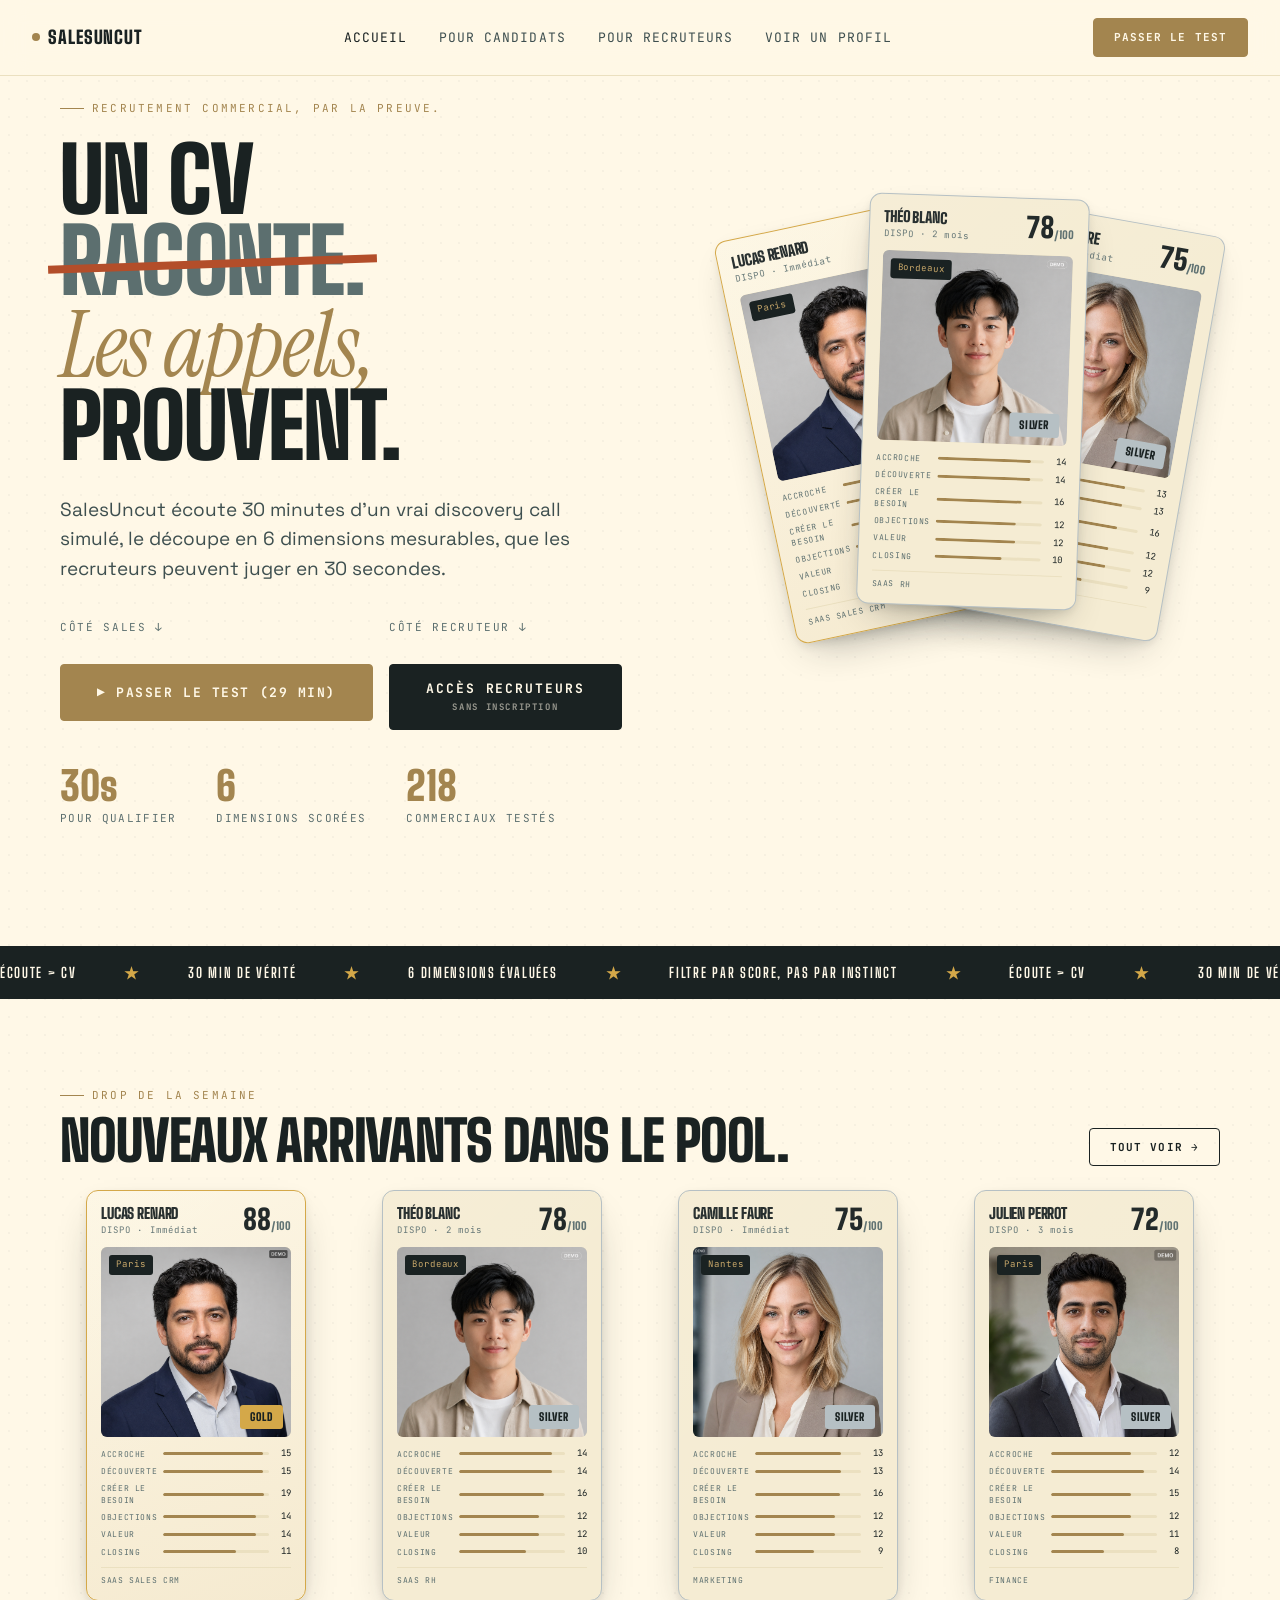
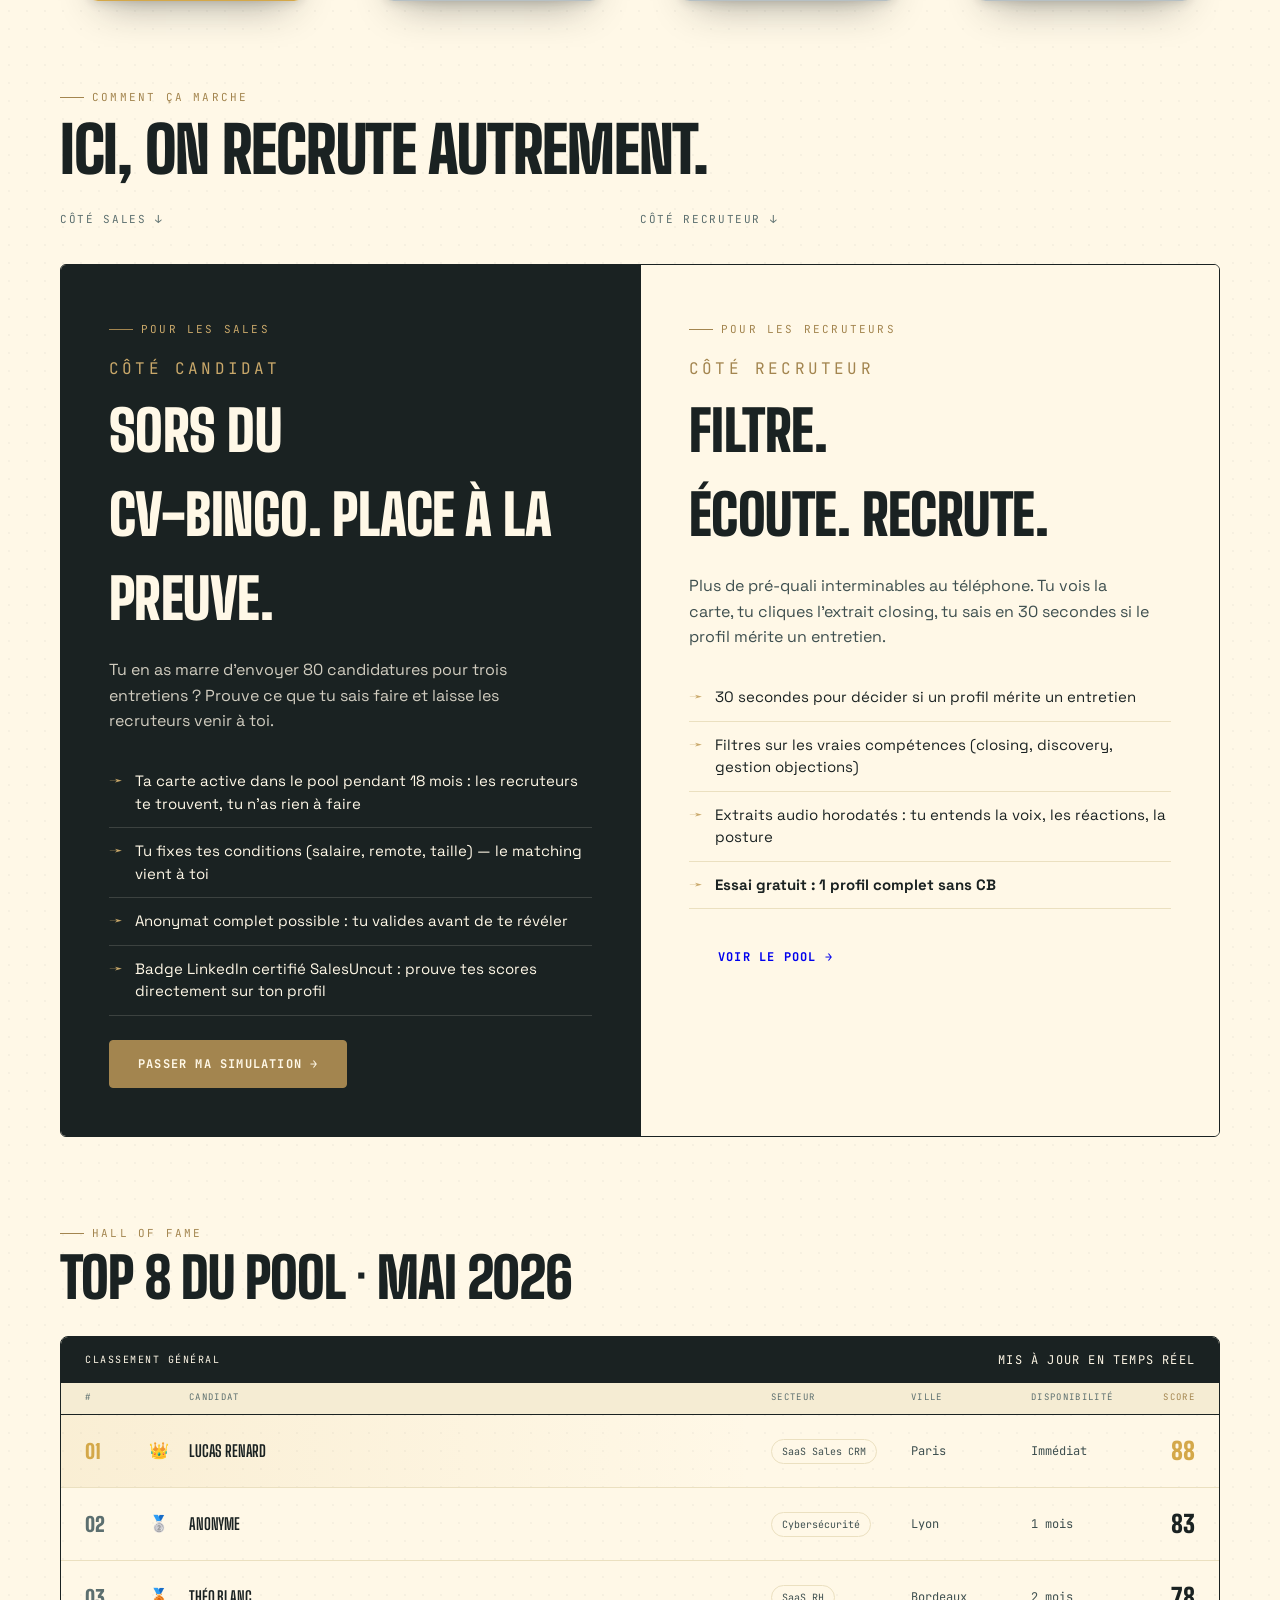
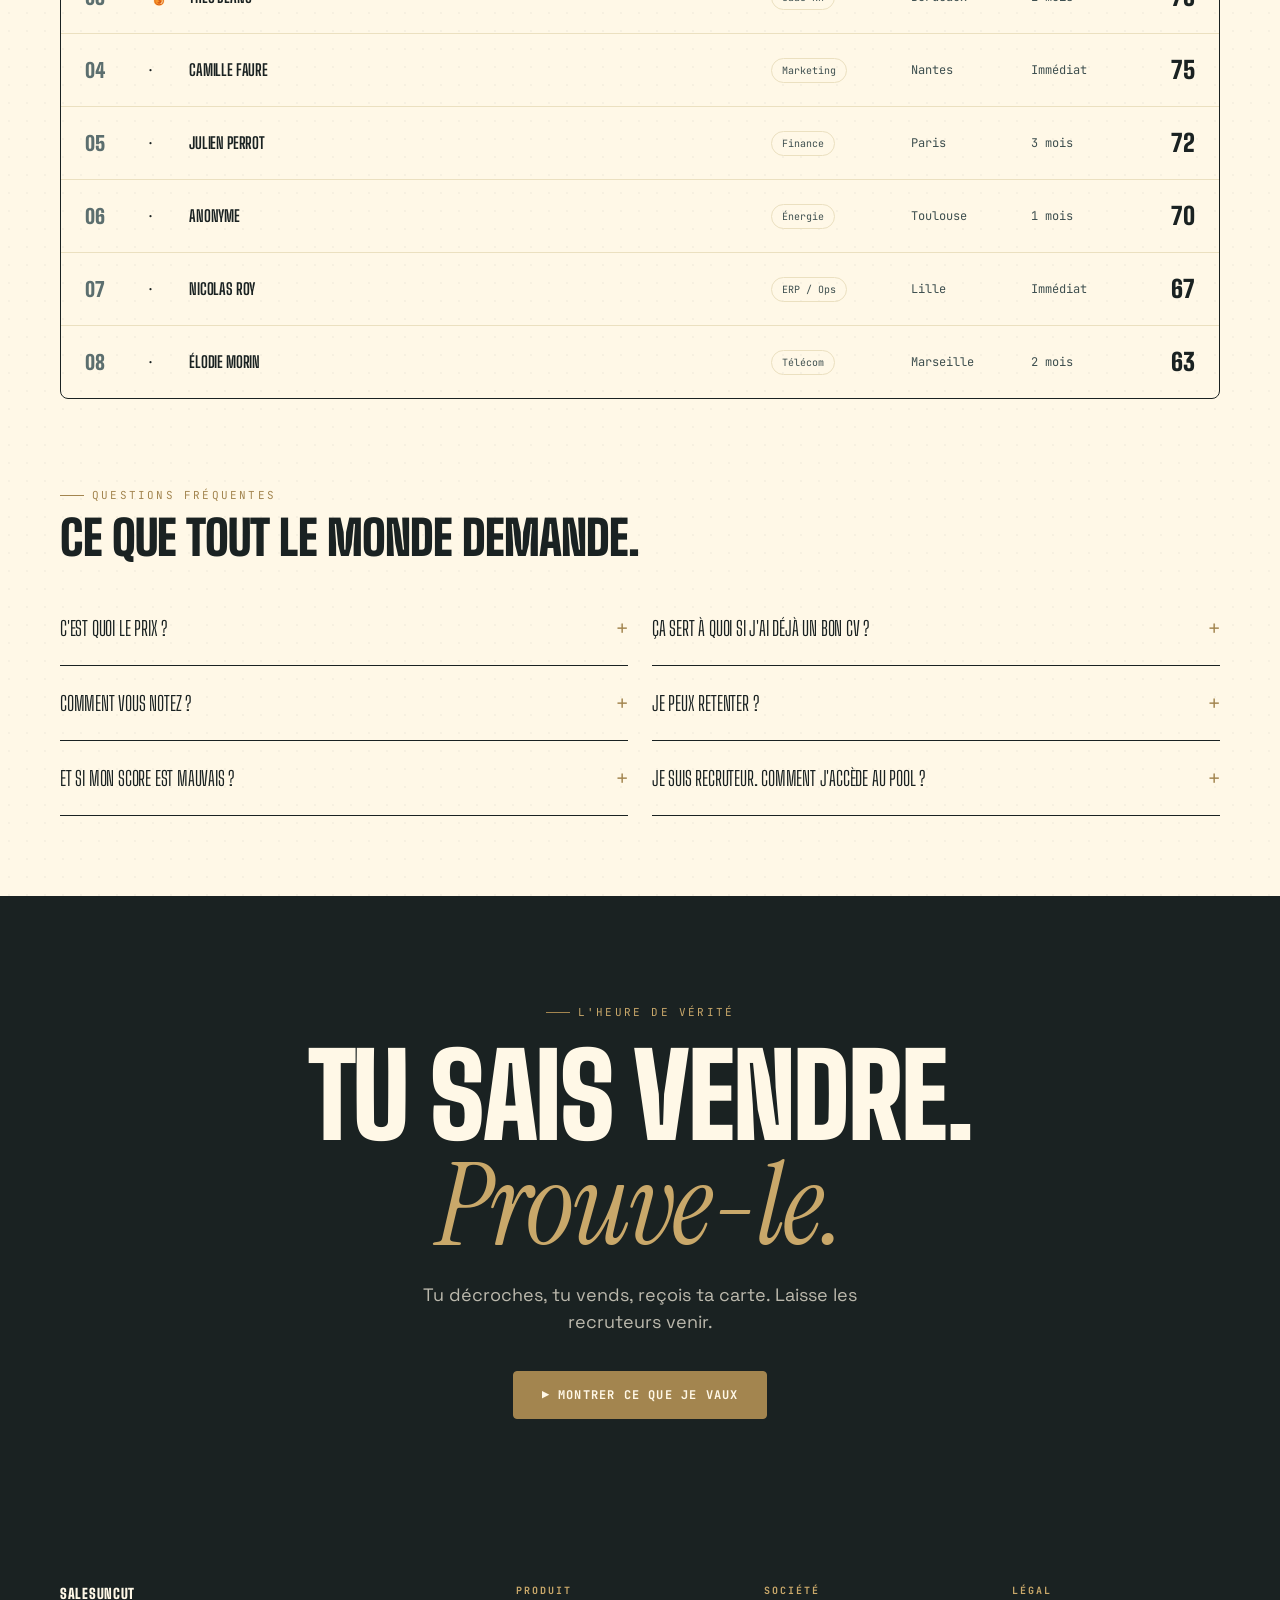
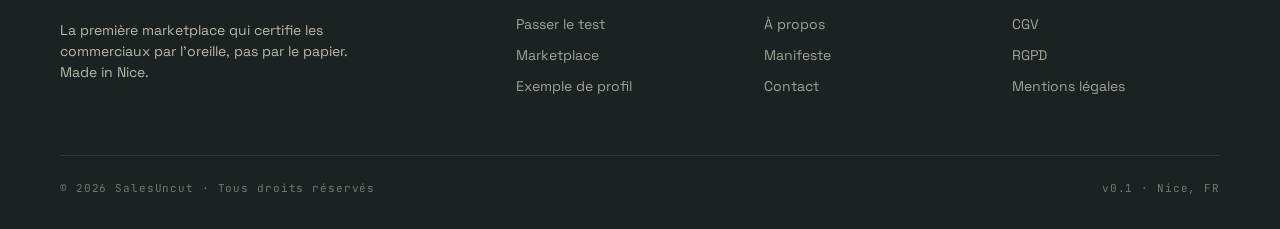
<file: index.html>
<!DOCTYPE html>
<html lang="fr">
<head>
  <meta charset="UTF-8">
  <meta name="viewport" content="width=device-width, initial-scale=1">
  <title>SalesUncut — Recrutement commercial, par la preuve.</title>
  <meta name="description" content="SalesUncut certifie les commerciaux par simulation commerciale réelle. Recrutez sur la preuve, pas sur le CV. 6 dimensions scorées, extraits audio, pool filtrable.">
  <link rel="stylesheet" href="style.css">
  <style>
    /* ---- Hero ---- */
    .hero { position: relative; padding: 16px 0 120px; overflow: hidden; }
    .hero-grid { display: grid; grid-template-columns: 1.1fr 0.9fr; gap: 60px; align-items: flex-start; }
    .hero h1 { font-size: clamp(56px, 7vw, 104px); margin: 24px 0 28px; }
    .hero h1 .gold-word { color: var(--gold-deep); font-family: var(--font-serif); font-style: italic; text-transform: none; font-weight: 400; letter-spacing: -.02em; }
    .hero h1 .strike { position: relative; color: var(--teal-3); }
    .hero h1 .strike::after { content: ''; position: absolute; left: -4%; right: -4%; top: 50%; height: 8px; background: var(--rust); transform: rotate(-2deg); }
    .hero p.lede { font-size: 19px; color: var(--teal-2); max-width: 540px; margin-bottom: 36px; line-height: 1.55; }
    .hero-cta { display: flex; gap: 16px; flex-wrap: nowrap; align-items: flex-start; }
    .hero-cta-item { display: flex; flex-direction: column; gap: 8px; }

    /* ---- Hero CTA buttons ---- */
    .btn-hero-sales {
      display: inline-flex; align-items: center; gap: 10px;
      font-family: var(--font-mono); font-size: 13px; font-weight: 700;
      letter-spacing: .12em; text-transform: uppercase; text-decoration: none;
      padding: 18px 36px; border-radius: 4px; cursor: pointer;
      background: var(--gold-deep); color: var(--cream);
      border: 1.5px solid var(--gold-deep);
      transition: all .2s; white-space: nowrap;
    }
    .btn-hero-sales:hover { background: var(--ink); border-color: var(--ink); }

    .btn-hero-recruteur {
      display: inline-flex; flex-direction: column; align-items: center; justify-content: center;
      font-family: var(--font-mono); font-weight: 700; letter-spacing: .12em;
      text-transform: uppercase; text-decoration: none;
      padding: 14px 36px; border-radius: 4px; cursor: pointer;
      background: var(--ink); color: var(--cream);
      border: 1.5px solid var(--ink);
      transition: all .2s; white-space: nowrap; gap: 3px;
    }
    .btn-hero-recruteur .main-label { font-size: 13px; }
    .btn-hero-recruteur .sub-label { font-size: 9px; letter-spacing: .18em; opacity: .55; }
    .btn-hero-recruteur:hover { background: var(--teal); border-color: var(--teal); }

    .hero-kpi { display: flex; gap: 40px; flex-wrap: wrap; margin-top: 36px; }
    .hero-kpi .kpi-num { font-family: var(--font-display); font-size: 40px; font-weight: 900; color: var(--gold-deep); line-height: 1; }
    .hero-kpi .kpi-lbl { font-family: var(--font-mono); font-size: 11px; letter-spacing: .12em; text-transform: uppercase; color: var(--teal-3); margin-top: 4px; }

    /* ---- Hero card stack ---- */
    .hero-stage { position: relative; aspect-ratio: 0.8; perspective: 1400px; overflow: visible; }
    .hero-card-stack { position: absolute; inset: 0; display: flex; align-items: center; justify-content: center; }
    .hero-card-stack .tcard { position: absolute; transition: transform .7s cubic-bezier(.22,1,.36,1); }
    .hero-card-stack .tcard:nth-child(1) { transform: translateX(-110px) translateY(20px) rotate(-12deg); z-index: 1; }
    .hero-card-stack .tcard:nth-child(2) { transform: translateY(0) rotate(2deg); z-index: 3; }
    .hero-card-stack .tcard:nth-child(3) { transform: translateX(110px) translateY(20px) rotate(10deg); z-index: 2; }
    .hero-stage:hover .tcard:nth-child(1) { transform: translateX(-190px) translateY(0) rotate(-18deg); }
    .hero-stage:hover .tcard:nth-child(2) { transform: translateY(-12px) rotate(0) scale(1.04); z-index: 4; }
    .hero-stage:hover .tcard:nth-child(3) { transform: translateX(190px) translateY(0) rotate(16deg); }

    /* ---- Two-col candidat / recruteur ---- */
    .two-col { display: grid; grid-template-columns: 1fr 1fr; gap: 0; border: 1.5px solid var(--ink); border-radius: 6px; overflow: hidden; }
    .col { padding: 48px; position: relative; min-height: 460px; }
    .col-candidat { background: var(--ink); color: var(--cream); }
    .col-recruteur { background: var(--cream); color: var(--ink); border-left: 1.5px solid var(--ink); }
    .col h2 { font-size: 56px; margin: 20px 0 16px; }
    .col h2 small { display: block; font-size: 16px; font-family: var(--font-mono); letter-spacing: .2em; font-weight: 400; margin-bottom: 8px; }
    .col-candidat h2 small { color: var(--gold); }
    .col-recruteur h2 small { color: var(--gold-deep); }
    .col p { font-size: 16px; line-height: 1.6; max-width: 460px; margin-bottom: 12px; }
    .col-candidat p { color: rgba(255,248,231,.8); }
    .col-recruteur p { color: var(--teal-2); }
    .col ul { list-style: none; margin: 24px 0; }
    .col ul li { padding: 12px 0; border-bottom: 1px solid rgba(255,248,231,.15); display: flex; gap: 12px; align-items: flex-start; font-size: 15px; }
    .col-recruteur ul li { border-bottom-color: var(--cream-3); }
    .col ul li::before { content: '→'; font-family: var(--font-display); color: var(--gold); flex-shrink: 0; }

    /* ---- Two-col hints row ---- */
    .two-col-hints { display: grid; grid-template-columns: 1fr 1fr; gap: 0; margin-bottom: 16px; }

    /* ---- Leaderboard sub-header ---- */
    .lb-cols {
      display: grid;
      grid-template-columns: 64px 40px 1fr 140px 120px 100px 64px;
      padding: 8px 24px 10px;
      border-bottom: 1.5px solid var(--ink);
      background: var(--cream-2);
    }
    .lb-cols span {
      font-family: var(--font-mono);
      font-size: 9px;
      letter-spacing: .15em;
      text-transform: uppercase;
      color: var(--teal-3);
    }
    .lb-cols span.score-col { text-align: right; color: var(--gold-deep); }

    /* ---- FAQ ---- */
    .faq { display: grid; grid-template-columns: 1fr 1fr; gap: 0 24px; }
    .faq details { border-bottom: 1px solid var(--ink); padding: 16px 0; }
    .faq summary { cursor: pointer; font-family: var(--font-display); font-size: 20px; text-transform: uppercase; letter-spacing: -.01em; list-style: none; display: flex; justify-content: space-between; align-items: center; }
    .faq summary::after { content: '+'; font-size: 28px; color: var(--gold-deep); }
    .faq details[open] summary::after { content: '−'; }
    .faq p { margin-top: 12px; color: var(--teal-2); font-size: 15px; line-height: 1.55; }

    @media (max-width: 1100px) {
      .lb-cols { grid-template-columns: 48px 36px 1fr 120px 0 0 56px; }
      .lb-cols span:nth-child(5), .lb-cols span:nth-child(6) { display: none; }
    }
    @media (max-width: 900px) {
      .hero-grid, .two-col, .faq { grid-template-columns: 1fr; }
      .col-recruteur { border-left: none; border-top: 1.5px solid var(--ink); }
      .hero-stage { display: none; }
      .hero-cta { flex-wrap: wrap; }
      .two-col-hints { grid-template-columns: 1fr; }
      .lb-cols { grid-template-columns: 40px 32px 1fr 56px; }
      .lb-cols span:nth-child(4), .lb-cols span:nth-child(5), .lb-cols span:nth-child(6) { display: none; }
    }
  </style>
</head>
<body class="page-enter">

  <!-- NAV -->
  <nav class="nav">
    <a class="nav-logo" href="index.html"><span class="dot"></span>SalesUncut</a>
    <div class="nav-links">
      <a href="index.html">Accueil</a>
      <a href="candidat.html">Pour candidats</a>
      <a href="marketplace.html">Pour recruteurs</a>
      <a href="profil.html?id=c001">Voir un profil</a>
    </div>
    <a href="candidat.html" class="btn sm gold">Passer le test</a>
  </nav>

  <!-- HERO -->
  <section class="hero">
    <div class="container">
      <div class="hero-grid">

        <div>
          <span class="eyebrow">Recrutement commercial, par la preuve.</span>
          <h1>
            UN CV<br>
            <span class="strike">RACONTE.</span><br>
            <span class="gold-word">Les appels,</span><br>
            PROUVENT.
          </h1>
          <p class="lede">
            SalesUncut écoute 30 minutes d'un vrai discovery call simulé, le découpe en 6 dimensions mesurables, que les recruteurs peuvent juger en 30 secondes.
          </p>
          <div class="hero-cta">
            <div class="hero-cta-item">
              <p class="hero-nav-hint">Côté sales ↓</p>
              <a href="candidat.html" class="btn-hero-sales">▶ Passer le test (29 min)</a>
            </div>
            <div class="hero-cta-item">
              <p class="hero-nav-hint">Côté recruteur ↓</p>
              <a href="marketplace.html" class="btn-hero-recruteur">
                <span class="main-label">Accès recruteurs</span>
                <span class="sub-label">Sans inscription</span>
              </a>
            </div>
          </div>
          <div class="hero-kpi">
            <div><div class="kpi-num">30s</div><div class="kpi-lbl">Pour qualifier</div></div>
            <div><div class="kpi-num">6</div><div class="kpi-lbl">Dimensions scorées</div></div>
            <div><div class="kpi-num">218</div><div class="kpi-lbl">Commerciaux testés</div></div>
          </div>
        </div>

        <div class="hero-stage">
          <div class="hero-card-stack" id="heroStack"></div>
        </div>

      </div>
    </div>
  </section>

  <!-- MARQUEE -->
  <div class="marquee">
    <div class="marquee-track">
      <span>Écoute &gt; CV</span><span class="gold-text">★</span>
      <span>30 min de vérité</span><span class="gold-text">★</span>
      <span>6 dimensions évaluées</span><span class="gold-text">★</span>
      <span>Filtre par score, pas par instinct</span><span class="gold-text">★</span>
      <span>Écoute &gt; CV</span><span class="gold-text">★</span>
      <span>30 min de vérité</span><span class="gold-text">★</span>
      <span>6 dimensions évaluées</span><span class="gold-text">★</span>
      <span>Filtre par score, pas par instinct</span><span class="gold-text">★</span>
    </div>
  </div>

  <!-- DERNIERS ARRIVANTS -->
  <section class="section">
    <div class="container">
      <div style="display:flex;justify-content:space-between;align-items:end;margin-bottom:24px;">
        <div>
          <span class="eyebrow">Drop de la semaine</span>
          <h1 style="font-size:56px;margin-top:12px;">Nouveaux arrivants dans le pool.</h1>
        </div>
        <a href="marketplace.html" class="btn outline sm">Tout voir →</a>
      </div>
      <div class="cards-row" id="featuredCards"></div>
    </div>
  </section>

  <!-- COMMENT ÇA MARCHE + CANDIDAT / RECRUTEUR -->
  <section class="section" style="padding-top:0">
    <div class="container">
      <span class="eyebrow">Comment ça marche</span>
      <h1 style="font-size:64px;margin:16px 0 32px;">Ici, on recrute autrement.</h1>
      <div class="two-col-hints">
        <p class="hero-nav-hint">Côté sales ↓</p>
        <p class="hero-nav-hint">Côté recruteur ↓</p>
      </div>
      <div class="two-col">
        <div class="col col-candidat">
          <span class="eyebrow" style="color:var(--gold)">Pour les sales</span>
          <h2><small>Côté candidat</small>Sors du<br>CV-bingo. Place à la preuve.</h2>
          <p>Tu en as marre d'envoyer 80 candidatures pour trois entretiens ? Prouve ce que tu sais faire et laisse les recruteurs venir à toi.</p>
          <ul>
            <li>Ta carte active dans le pool pendant 18 mois : les recruteurs te trouvent, tu n'as rien à faire</li>
            <li>Tu fixes tes conditions (salaire, remote, taille) — le matching vient à toi</li>
            <li>Anonymat complet possible : tu valides avant de te révéler</li>
            <li>Badge LinkedIn certifié SalesUncut : prouve tes scores directement sur ton profil</li>
          </ul>
          <a href="candidat.html" class="btn gold">Passer ma simulation →</a>
        </div>
        <div class="col col-recruteur">
          <span class="eyebrow">Pour les recruteurs</span>
          <h2><small>Côté recruteur</small>Filtre.<br>Écoute. Recrute.</h2>
          <p>Plus de pré-quali interminables au téléphone. Tu vois la carte, tu cliques l'extrait closing, tu sais en 30 secondes si le profil mérite un entretien.</p>
          <ul>
            <li>30 secondes pour décider si un profil mérite un entretien</li>
            <li>Filtres sur les vraies compétences (closing, discovery, gestion objections)</li>
            <li>Extraits audio horodatés : tu entends la voix, les réactions, la posture</li>
            <li><strong>Essai gratuit : 1 profil complet sans CB</strong></li>
          </ul>
          <a href="marketplace.html" class="btn">Voir le pool →</a>
        </div>
      </div>
    </div>
  </section>

  <!-- LEADERBOARD -->
  <section class="section" style="padding-top:0">
    <div class="container">
      <span class="eyebrow">Hall of fame</span>
      <h1 style="font-size:56px;margin:12px 0 32px;">Top 8 du pool · mai 2026</h1>
      <div class="leaderboard">
        <div class="lb-header" style="display:flex;justify-content:space-between;align-items:center;">
          <span>Classement général</span>
          <span class="mono" style="font-size:12px;letter-spacing:.1em;">MIS À JOUR EN TEMPS RÉEL</span>
        </div>
        <div class="lb-cols">
          <span>#</span>
          <span></span>
          <span>Candidat</span>
          <span>Secteur</span>
          <span>Ville</span>
          <span>Disponibilité</span>
          <span class="score-col">Score</span>
        </div>
        <div id="leaderboardRows"></div>
      </div>
    </div>
  </section>

  <!-- FAQ -->
  <section class="section" style="padding-top:0">
    <div class="container">
      <span class="eyebrow">Questions fréquentes</span>
      <h1 style="font-size:48px;margin:12px 0 32px;">Ce que tout le monde demande.</h1>
      <div class="faq">
        <details>
          <summary>C'est quoi le prix ?</summary>
          <p>5€ pour passer la simulation. Un profil qui reste actif 18 mois dans le pool recruteurs.</p>
        </details>
        <details>
          <summary>Ça sert à quoi si j'ai déjà un bon CV ?</summary>
          <p>Le CV dit ce que tu as fait. L'appel dit comment tu vends. Les recruteurs qui recrutent des sales veulent entendre le deuxième, pas lire le premier.</p>
        </details>
        <details>
          <summary>Comment vous notez ?</summary>
          <p>6 dimensions scorées sur 100 — accroche, découverte, objections, valeur, closing, création de valeur.</p>
        </details>
        <details>
          <summary>Je peux retenter ?</summary>
          <p>Oui, après 30 jours. Tu peux aussi passer une autre famille sectorielle pour montrer que ton profil tient sur plusieurs terrains.</p>
        </details>
        <details>
          <summary>Et si mon score est mauvais ?</summary>
          <p>Tu reçois ton rapport complet avec les axes de progression. Tu décides toi-même si tu publies ton profil dans le pool.</p>
        </details>
        <details>
          <summary>Je suis recruteur. Comment j'accède au pool ?</summary>
          <p>1 profil complet gratuit sans CB. Filtre par score, secteur, disponibilité. Tu cliques sur un extrait audio, tu sais en 30 secondes. Abonnement si tu veux accès complet.</p>
        </details>
      </div>
    </div>
  </section>

  <!-- CTA FINAL -->
  <section style="background:var(--ink);color:var(--cream);padding:100px 0;position:relative;overflow:hidden;">
    <div class="container" style="text-align:center;position:relative;">
      <span class="eyebrow" style="color:var(--gold)">L'heure de vérité</span>
      <h1 style="font-size:clamp(64px,9vw,140px);margin:24px 0;color:var(--cream);">
        Tu sais vendre.<br>
        <span style="color:var(--gold);font-family:var(--font-serif);font-style:italic;text-transform:none;font-weight:400;">Prouve-le.</span>
      </h1>
      <p style="font-size:18px;opacity:.7;max-width:480px;margin:0 auto 36px;">
        Tu décroches, tu vends, reçois ta carte. Laisse les recruteurs venir.
      </p>
      <a href="candidat.html" class="btn gold">▶ Montrer ce que je vaux</a>
    </div>
  </section>

  <!-- FOOTER -->
  <div id="site-footer"></div>

  <!-- SCRIPTS -->
  <script src="data.js"></script>
  <script src="components.js"></script>
  <script>
    const heroIds = ['c001', 'c003', 'c004'];
    document.getElementById('heroStack').innerHTML =
      heroIds.map(id => {
        const c = SU_DATA.candidates.find(x => x.id === id);
        return c ? renderCard(c) : '';
      }).join('');

    const featuredCandidates = SU_DATA.candidates.filter(c => c.photo);
    document.getElementById('featuredCards').innerHTML =
      featuredCandidates.slice(0, 4).map(c => renderCard(c)).join('');

    const top8 = [...SU_DATA.candidates].sort((a,b) => b.score - a.score).slice(0, 8);
    document.getElementById('leaderboardRows').innerHTML = top8.map((c, i) => {
      const fam = SU_DATA.getFamilyById(c.family);
      const displayName = c.anonymous ? 'Anonyme' : c.name;
      return `
        <div class="lb-row ${i === 0 ? 'gold' : ''}">
          <div class="lb-rank ${i === 0 ? 'gold' : ''}">${String(i+1).padStart(2,'0')}</div>
          <div>${i===0?'👑':i===1?'🥈':i===2?'🥉':'·'}</div>
          <div class="lb-name">${displayName}</div>
          <div><span class="lb-tag">${fam.name}</span></div>
          <div class="mono" style="font-size:12px;color:var(--teal-2);">${c.location}</div>
          <div class="mono" style="font-size:12px;color:var(--teal-2);">${c.availability}</div>
          <div class="lb-score">${c.score}</div>
        </div>`;
    }).join('');
  </script>

</body>
</html>
</file>
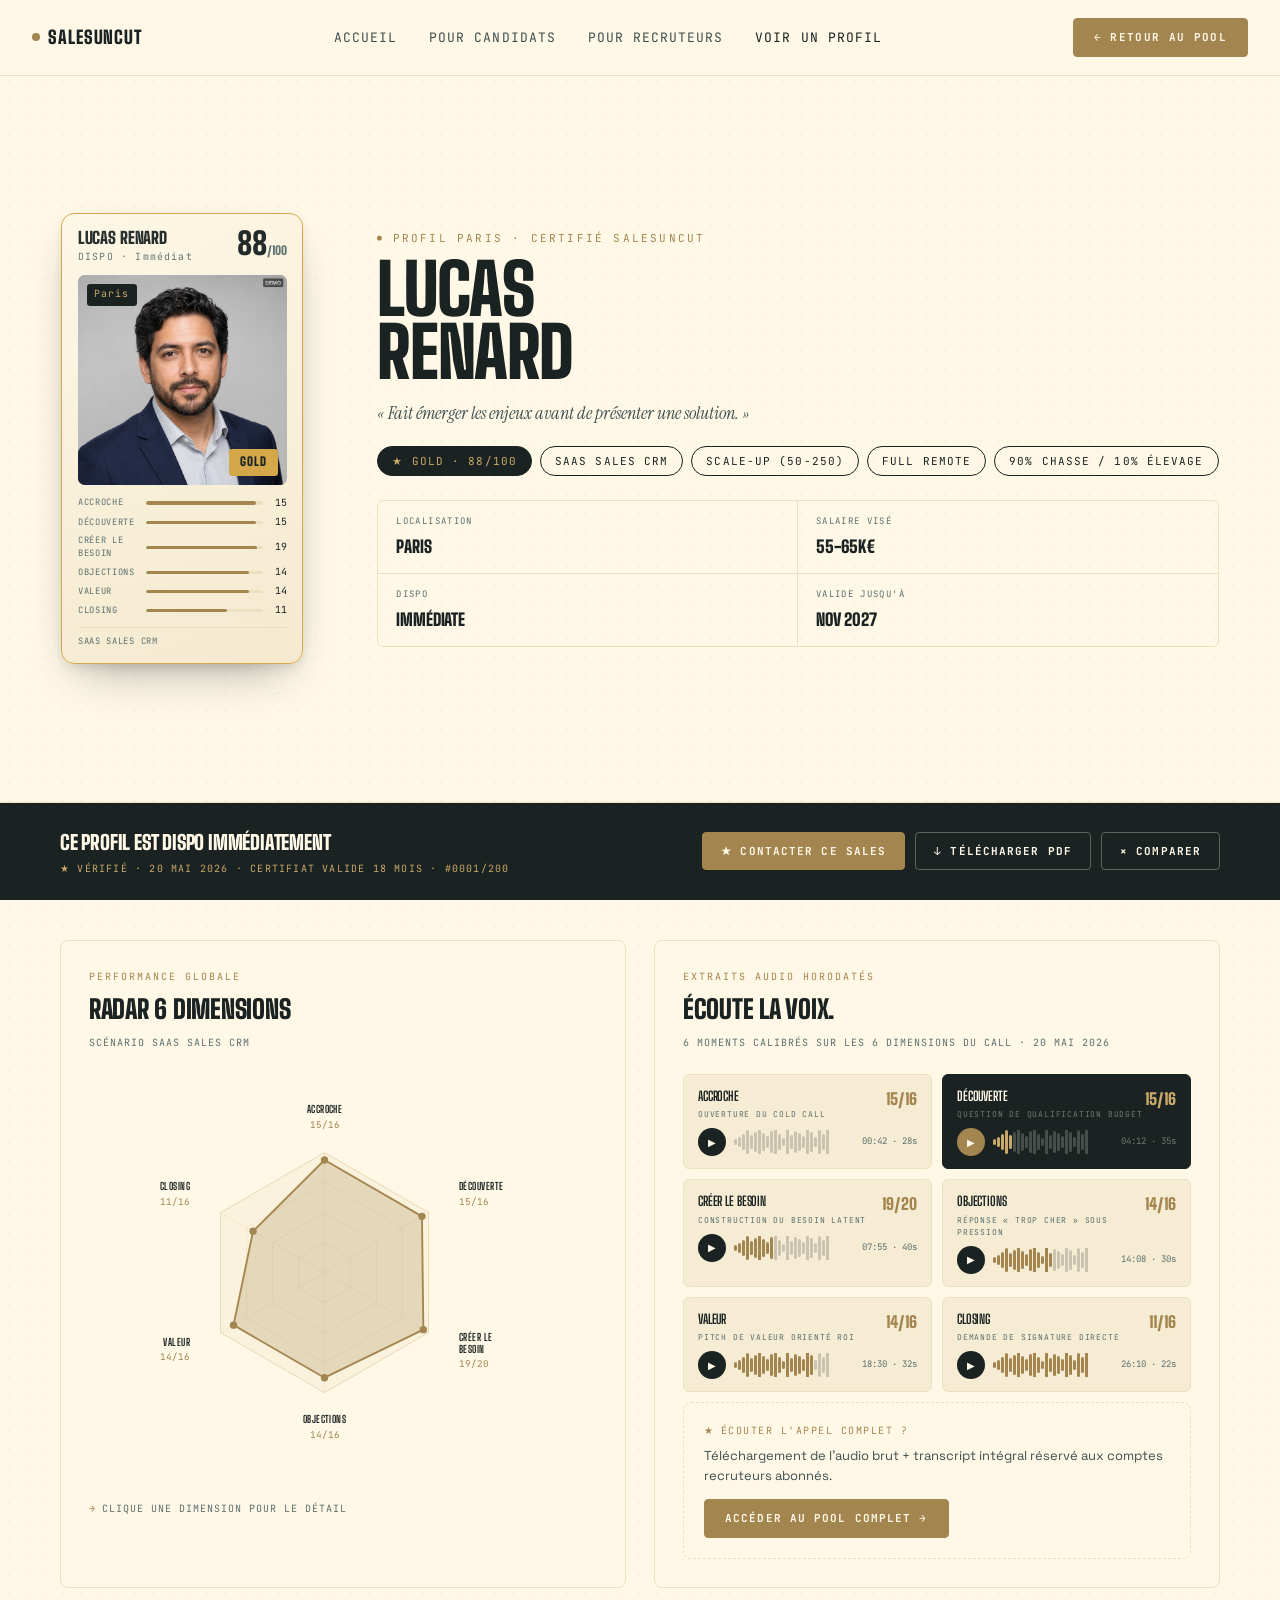
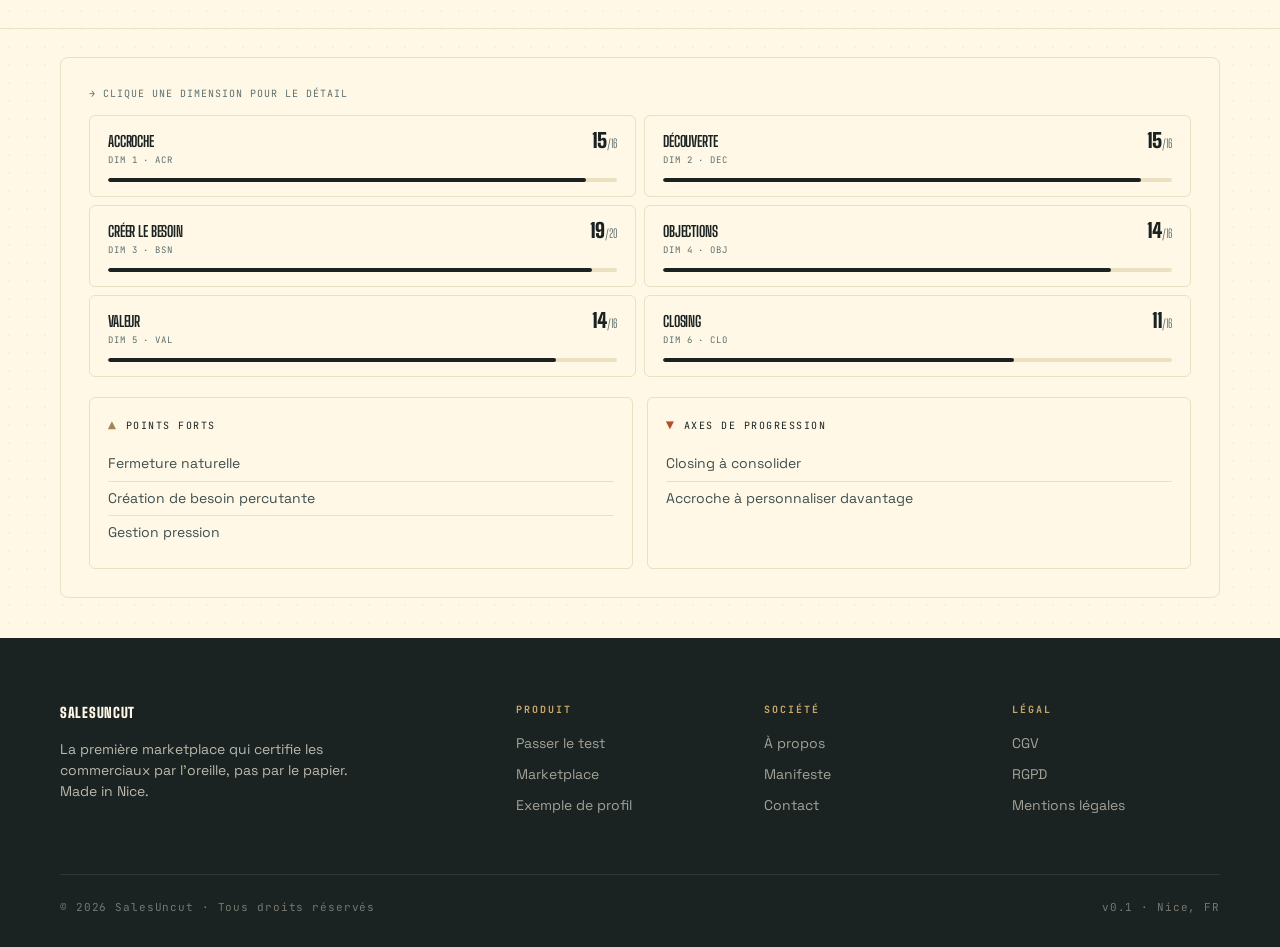
<file: profil.html>
<!DOCTYPE html>
<html lang="fr">
<head>
  <meta charset="UTF-8">
  <meta name="viewport" content="width=device-width, initial-scale=1">
  <title>SalesUncut — Profil candidat</title>
  <link rel="stylesheet" href="style.css">
  <style>
    /* ======= PROFIL PAGE ======= */

    .nav-cta-profil {
      display: inline-flex; align-items: center; gap: 8px;
      font-family: var(--font-mono); font-size: 11px; font-weight: 700;
      letter-spacing: .12em; text-transform: uppercase; text-decoration: none;
      padding: 10px 20px; border-radius: 4px;
      background: var(--gold-deep); color: var(--cream);
      border: 1.5px solid var(--gold-deep); transition: all .2s;
    }
    .nav-cta-profil:hover { background: var(--ink); border-color: var(--ink); }

    /* --- Above fold --- */
    .profil-above-fold {
      display: flex; flex-direction: column;
      height: calc(100vh - var(--nav-height, 71px));
      min-height: 560px;
    }
    .profil-hero { flex: 1; display: flex; align-items: center; }
    .profil-hero-grid {
      display: grid; grid-template-columns: 260px 1fr; gap: 56px; align-items: center;
      padding: 20px 0; width: 100%;
    }

    /* Card ×1.1 */
    #profil-card .tcard { zoom: 1.1; }

    /* --- Candidate info --- */
    .profil-eyebrow {
      font-family: var(--font-mono); font-size: 11px; letter-spacing: .2em;
      text-transform: uppercase; color: var(--gold-deep);
      display: flex; align-items: center; gap: 8px; margin-bottom: 12px;
    }
    .profil-eyebrow::before { content: '●'; font-size: 8px; }
    .profil-name {
      font-family: var(--font-display); font-weight: 900; font-size: clamp(48px, 5.5vw, 80px);
      text-transform: uppercase; letter-spacing: -.02em; line-height: .9;
      color: var(--ink); margin-bottom: 16px;
    }
    .profil-quote {
      font-family: var(--font-serif); font-style: italic; font-size: 18px;
      color: var(--teal-2); margin-bottom: 20px; line-height: 1.4;
    }
    .profil-tags { display: flex; flex-wrap: wrap; gap: 8px; margin-bottom: 24px; }
    .profil-tag {
      font-family: var(--font-mono); font-size: 11px; letter-spacing: .1em;
      text-transform: uppercase; padding: 6px 14px; border-radius: 20px;
      border: 1.5px solid var(--ink); color: var(--ink); background: transparent;
      display: inline-flex; align-items: center; gap: 6px;
    }
    .profil-tag.gold-tag { background: var(--ink); color: var(--gold); border-color: var(--ink); }

    /* 2×2 meta grid */
    .profil-meta {
      display: grid; grid-template-columns: 1fr 1fr; gap: 0;
      border: 1.5px solid var(--cream-3); border-radius: 6px; overflow: hidden;
    }
    .profil-meta-cell { padding: 14px 18px; }
    .profil-meta-cell:nth-child(1) { border-right: 1.5px solid var(--cream-3); border-bottom: 1.5px solid var(--cream-3); }
    .profil-meta-cell:nth-child(2) { border-bottom: 1.5px solid var(--cream-3); }
    .profil-meta-cell:nth-child(3) { border-right: 1.5px solid var(--cream-3); }
    .profil-meta-label {
      font-family: var(--font-mono); font-size: 9px; letter-spacing: .15em;
      text-transform: uppercase; color: var(--teal-3); margin-bottom: 5px;
    }
    .profil-meta-value {
      font-family: var(--font-display); font-weight: 900; font-size: 17px;
      text-transform: uppercase; letter-spacing: -.01em; color: var(--ink);
    }

    /* --- Divider --- */
    .profil-divider { border: none; border-top: 1px solid var(--cream-3); margin: 0; }

    /* --- Action bar --- */
    .profil-action-bar { background: var(--ink); color: var(--cream); padding: 24px 0; flex-shrink: 0; }
    .profil-action-inner { display: flex; justify-content: space-between; align-items: center; }
    .profil-action-title {
      font-family: var(--font-display); font-weight: 900; font-size: 20px;
      text-transform: uppercase; letter-spacing: -.01em; color: var(--cream);
    }
    .profil-action-sub {
      font-family: var(--font-mono); font-size: 10px; letter-spacing: .12em;
      text-transform: uppercase; color: var(--gold); margin-top: 4px;
    }
    .profil-action-btns { display: flex; gap: 10px; }
    .action-btn {
      display: inline-flex; align-items: center; gap: 8px;
      font-family: var(--font-mono); font-size: 11px; font-weight: 700;
      letter-spacing: .1em; text-transform: uppercase; text-decoration: none;
      padding: 10px 18px; border-radius: 4px; cursor: pointer; transition: all .2s; white-space: nowrap;
    }
    .action-btn.primary { background: var(--gold-deep); color: var(--cream); border: 1.5px solid var(--gold-deep); }
    .action-btn.primary:hover { background: var(--gold-glow); border-color: var(--gold-glow); }
    .action-btn.secondary { background: transparent; color: var(--cream); border: 1.5px solid rgba(255,248,231,.3); }
    .action-btn.secondary:hover { border-color: var(--cream); }

    /* --- Two-col sections --- */
    .profil-section { padding: 40px 0; }
    .profil-two-col { display: grid; grid-template-columns: 1fr 1fr; gap: 28px; align-items: stretch; }
    .profil-panel {
      border: 1.5px solid var(--cream-3); border-radius: 8px;
      padding: 28px; background: var(--cream);
      display: flex; flex-direction: column;
    }
    .profil-panel-eyebrow {
      font-family: var(--font-mono); font-size: 10px; letter-spacing: .2em;
      text-transform: uppercase; color: var(--gold-deep); margin-bottom: 6px;
    }
    .profil-panel-title {
      font-family: var(--font-display); font-weight: 900; font-size: 26px;
      text-transform: uppercase; letter-spacing: -.01em; color: var(--ink); margin-bottom: 6px;
    }
    .profil-panel-sub {
      font-family: var(--font-mono); font-size: 10px; letter-spacing: .1em;
      text-transform: uppercase; color: var(--teal-3); margin-bottom: 24px;
    }

    /* --- Radar --- */
    .radar-svg { width: 100%; display: block; overflow: visible; }
    .radar-click-hint {
      font-family: var(--font-mono); font-size: 10px; letter-spacing: .1em;
      text-transform: uppercase; color: var(--teal-3);
      margin-top: 12px; display: flex; align-items: center; gap: 6px;
    }
    .radar-click-hint::before { content: '→'; color: var(--gold-deep); }

    /* --- Dimension bars (pleine largeur) --- */
    .dim-list { display: flex; flex-direction: column; gap: 8px; }
    .dim-card {
      border: 1.5px solid var(--cream-3); border-radius: 6px;
      padding: 14px 18px; cursor: pointer; transition: border-color .2s; background: var(--cream);
    }
    .dim-card:hover { border-color: var(--gold); }
    .dim-card.active { background: var(--ink); color: var(--cream); border-color: var(--ink); }
    .dim-card-header { display: flex; justify-content: space-between; align-items: flex-start; margin-bottom: 10px; }
    .dim-label { font-family: var(--font-display); font-weight: 700; font-size: 15px; text-transform: uppercase; letter-spacing: -.01em; }
    .dim-sublabel { font-family: var(--font-mono); font-size: 9px; letter-spacing: .1em; text-transform: uppercase; color: var(--teal-3); margin-top: 2px; }
    .dim-card.active .dim-sublabel { color: rgba(255,248,231,.5); }
    .dim-score-num { font-family: var(--font-display); font-weight: 900; font-size: 20px; color: var(--ink); line-height: 1; }
    .dim-score-max { font-size: 12px; color: var(--teal-3); font-weight: 400; }
    .dim-card.active .dim-score-num { color: var(--gold); }
    .dim-bar-track { height: 4px; background: var(--cream-3); border-radius: 2px; overflow: hidden; }
    .dim-card.active .dim-bar-track { background: rgba(255,248,231,.15); }
    .dim-bar-fill { height: 100%; background: var(--ink); border-radius: 2px; transition: width .4s ease; }
    .dim-card.active .dim-bar-fill { background: var(--gold); }
    .dim-detail { display: none; margin-top: 12px; font-size: 14px; line-height: 1.55; color: rgba(255,248,231,.8); }
    .dim-detail.open { display: block; }
    .dim-detail-cta {
      display: inline-flex; align-items: center; gap: 8px;
      font-family: var(--font-mono); font-size: 11px; font-weight: 700;
      letter-spacing: .1em; text-transform: uppercase;
      padding: 10px 20px; border-radius: 4px; margin-top: 10px;
      background: var(--gold-deep); color: var(--cream); cursor: pointer; border: none;
    }

    /* Dim grid 2 colonnes dans la section pleine largeur */
    .dim-grid { display: grid; grid-template-columns: 1fr 1fr; gap: 8px; }

    /* --- Points forts --- */
    .profil-pf-grid { display: grid; grid-template-columns: 1fr 1fr; gap: 14px; margin-top: 20px; }
    .pf-box { border: 1.5px solid var(--cream-3); border-radius: 6px; padding: 18px; }
    .pf-box-title {
      font-family: var(--font-mono); font-size: 10px; letter-spacing: .15em;
      text-transform: uppercase; color: var(--ink); margin-bottom: 12px;
      display: flex; align-items: center; gap: 8px;
    }
    .pf-box-title .arrow { color: var(--gold-deep); font-size: 13px; }
    .pf-box-title .arrow-down { color: var(--rust); }
    .pf-item { font-size: 14px; color: var(--teal-2); padding: 7px 0; border-bottom: 1px solid var(--cream-3); line-height: 1.4; }
    .pf-item:last-child { border-bottom: none; }

    /* --- Audio players — grille 2 colonnes --- */
    .audio-list { display: grid; grid-template-columns: 1fr 1fr; gap: 10px; align-content: start; }
    .audio-card { border-radius: 6px; padding: 12px 14px; background: var(--cream-2); border: 1.5px solid var(--cream-3); }
    .audio-card.featured { background: var(--ink); color: var(--cream); border-color: var(--ink); }
    .audio-header { display: flex; justify-content: space-between; align-items: flex-start; margin-bottom: 8px; }
    .audio-dim-name { font-family: var(--font-display); font-weight: 700; font-size: 13px; text-transform: uppercase; letter-spacing: -.01em; }
    .audio-moment { font-family: var(--font-mono); font-size: 8px; letter-spacing: .1em; text-transform: uppercase; color: var(--teal-3); margin-top: 2px; }
    .audio-card.featured .audio-moment { color: rgba(255,248,231,.4); }
    .audio-score { font-family: var(--font-display); font-weight: 900; font-size: 16px; color: var(--gold-deep); white-space: nowrap; }
    .audio-card.featured .audio-score { color: var(--gold); }
    .audio-player { display: flex; align-items: center; gap: 8px; }
    .audio-play-btn {
      width: 28px; height: 28px; border-radius: 50%; border: none; cursor: pointer;
      display: flex; align-items: center; justify-content: center; flex-shrink: 0;
      background: var(--ink); color: var(--cream); font-size: 10px; transition: all .2s;
    }
    .audio-card.featured .audio-play-btn { background: var(--gold-deep); }
    .audio-play-btn:hover { transform: scale(1.08); }
    .waveform { flex: 1; display: flex; align-items: center; gap: 1.5px; height: 24px; overflow: hidden; }
    .waveform-bar { flex-shrink: 0; width: 2.5px; border-radius: 2px; background: rgba(26,34,34,.2); }
    .audio-card.featured .waveform-bar { background: rgba(255,248,231,.2); }
    .waveform-bar.played { background: var(--gold-deep); }
    .audio-card.featured .waveform-bar.played { background: var(--gold); }
    .audio-meta { font-family: var(--font-mono); font-size: 9px; color: var(--teal-3); white-space: nowrap; }
    .audio-card.featured .audio-meta { color: rgba(255,248,231,.4); }

    /* --- Full call CTA — dans le panel audio --- */
    .full-call-box {
      border: 1.5px dashed var(--cream-3); border-radius: 8px; padding: 20px;
      margin-top: auto; padding-top: 20px;
      grid-column: span 2; /* spans toute la largeur dans la grille audio */
    }
    .full-call-title {
      font-family: var(--font-mono); font-size: 10px; letter-spacing: .15em;
      text-transform: uppercase; color: var(--gold-deep); margin-bottom: 8px;
      display: flex; align-items: center; gap: 6px;
    }
    .full-call-title::before { content: '★'; }
    .full-call-desc { font-size: 13px; color: var(--teal-2); line-height: 1.5; margin-bottom: 14px; }
    .full-call-btn {
      display: inline-flex; align-items: center; gap: 8px;
      font-family: var(--font-mono); font-size: 11px; font-weight: 700;
      letter-spacing: .1em; text-transform: uppercase; text-decoration: none;
      padding: 10px 20px; border-radius: 4px;
      background: var(--gold-deep); color: var(--cream);
      border: 1.5px solid var(--gold-deep); cursor: pointer; transition: all .2s;
    }
    .full-call-btn:hover { background: var(--ink); border-color: var(--ink); }

    /* --- Responsive --- */
    @media (max-width: 900px) {
      .profil-above-fold { height: auto; min-height: auto; }
      .profil-hero-grid, .profil-two-col { grid-template-columns: 1fr; }
      .profil-action-inner { flex-direction: column; gap: 16px; text-align: center; }
      .profil-pf-grid, .audio-list, .dim-grid { grid-template-columns: 1fr; }
      .full-call-box { grid-column: span 1; }
      #profil-card .tcard { zoom: 1; }
    }
  </style>
</head>
<body class="page-enter">

  <nav class="nav" id="main-nav">
    <a class="nav-logo" href="index.html"><span class="dot"></span>SalesUncut</a>
    <div class="nav-links">
      <a href="index.html">Accueil</a>
      <a href="candidat.html">Pour candidats</a>
      <a href="marketplace.html">Pour recruteurs</a>
      <a href="profil.html" class="active">Voir un profil</a>
    </div>
    <a href="marketplace.html" class="nav-cta-profil">← Retour au pool</a>
  </nav>

  <div class="profil-above-fold">
    <section class="profil-hero">
      <div class="container">
        <div class="profil-hero-grid">
          <div id="profil-card"></div>
          <div id="profil-info"></div>
        </div>
      </div>
    </section>
    <hr class="profil-divider">
    <div class="profil-action-bar" id="action-bar">
      <div class="container">
        <div class="profil-action-inner">
          <div>
            <div class="profil-action-title" id="action-title">Ce profil est dispo immédiatement</div>
            <div class="profil-action-sub" id="action-sub">★ Vérifié · Certifiat valide 18 mois</div>
          </div>
          <div class="profil-action-btns">
            <a href="#" class="action-btn primary">★ Contacter ce sales</a>
            <a href="#" class="action-btn secondary">↓ Télécharger PDF</a>
            <a href="marketplace.html" class="action-btn secondary">× Comparer</a>
          </div>
        </div>
      </div>
    </div>
  </div>

  <!-- RADAR + AUDIO (avec full-call CTA intégré) -->
  <section class="profil-section">
    <div class="container">
      <div class="profil-two-col">

        <!-- Panel radar -->
        <div class="profil-panel" id="radar-panel">
          <div class="profil-panel-eyebrow">Performance globale</div>
          <div class="profil-panel-title">Radar 6 dimensions</div>
          <div class="profil-panel-sub" id="radar-sub"></div>
          <svg class="radar-svg" viewBox="0 0 550 450" id="radar-svg"></svg>
          <p class="radar-click-hint">Clique une dimension pour le détail</p>
        </div>

        <!-- Panel audio + full-call CTA en bas -->
        <div class="profil-panel" style="gap:0">
          <div class="profil-panel-eyebrow">Extraits audio horodatés</div>
          <div class="profil-panel-title">Écoute la voix.</div>
          <div class="profil-panel-sub" id="audio-sub"></div>
          <!-- grille audio 2×3 + CTA en bas (span 2) -->
          <div class="audio-list" id="audio-list"></div>
        </div>

      </div>
    </div>
  </section>

  <hr class="profil-divider">

  <!-- DIMENSIONS — pleine largeur -->
  <section class="profil-section" style="padding-top:28px">
    <div class="container">
      <div class="profil-panel">
        <div class="profil-panel-sub" style="margin-bottom:14px;">→ Clique une dimension pour le détail</div>
        <div class="dim-grid" id="dim-list"></div>
        <div class="profil-pf-grid" id="pf-grid"></div>
      </div>
    </div>
  </section>

  <div id="site-footer"></div>

  <script src="data.js"></script>
  <script src="components.js"></script>
  <script>
    const navEl = document.getElementById('main-nav');
    if (navEl) document.documentElement.style.setProperty('--nav-height', navEl.offsetHeight + 'px');

    const params = new URLSearchParams(window.location.search);
    const cid = params.get('id') || 'c001';
    const c = SU_DATA.candidates.find(x => x.id === cid) || SU_DATA.candidates[0];
    const fam = SU_DATA.getFamilyById(c.family);
    const level = c.level || SU_DATA.getLevel(c.score);
    const levelLabel = SU_DATA.levels[level].label;
    const displayName = c.anonymous ? 'Anonyme' : c.name;
    const dims = SU_DATA.dimensions;

    const candidateExtras = {
      'c001': {
        quote: '« Fait émerger les enjeux avant de présenter une solution. »',
        tags: ['Scale-up (50-250)', 'Full remote', '90% Chasse / 10% Élevage'],
        weaknesses: ['Closing à consolider', 'Accroche à personnaliser davantage'],
        validity: 'Nov 2027', serial: '#0001/200',
        audioMoments: [
          { key: 'accroche',   moment: 'Ouverture du cold call',             ts: '00:42', dur: '28s', featured: false },
          { key: 'decouverte', moment: 'Question de qualification budget',    ts: '04:12', dur: '35s', featured: true  },
          { key: 'besoin',     moment: 'Construction du besoin latent',       ts: '07:55', dur: '40s', featured: false },
          { key: 'objections', moment: 'Réponse « trop cher » sous pression', ts: '14:08', dur: '30s', featured: false },
          { key: 'valeur',     moment: 'Pitch de valeur orienté ROI',         ts: '18:30', dur: '32s', featured: false },
          { key: 'closing',    moment: 'Demande de signature directe',        ts: '26:10', dur: '22s', featured: false },
        ],
        dimDetails: {
          accroche:   'Ouverture directe et personnalisée. Hook sur le contexte prospect en moins de 20 secondes. Très peu de chauffe inutile.',
          decouverte: '15 questions ouvertes sur les 30 premières minutes, dont 9 sur la douleur business avant le produit. Reformulation précise, très bonne écoute active.',
          besoin:     'Construction du besoin implicite en besoin explicite maîtrisée. Le prospect exprime lui-même le problème sans que Lucas force.',
          objections: 'Gestion solide sur le prix et la concurrence. Quelques rebonds mécaniques sur les objections complexes.',
          valeur:     'ROI clairement articulé, chiffres concrets. Quelques généralités sur la valeur produit à éviter.',
          closing:    'Demande directe mais quelques hésitations sur le timing. Closing à anticiper plus tôt dans le call.',
        },
      },
    };
    const extras = candidateExtras[c.id] || {
      quote: '« Profil certifié SalesUncut. »', tags: [c.remote], weaknesses: ['Axe à préciser'],
      validity: 'Nov 2027', serial: '#0001/200',
      audioMoments: dims.map((d, i) => ({ key: d.key, moment: 'Extrait ' + d.label, ts: '0' + (i*4) + ':00', dur: '30s', featured: i === 1 })),
      dimDetails: {},
    };

    document.getElementById('profil-card').innerHTML = renderCard(c);

    const tagsHtml = [
      `<span class="profil-tag gold-tag">★ ${levelLabel} · ${c.score}/100</span>`,
      `<span class="profil-tag">${fam.name}</span>`,
      ...extras.tags.map(t => `<span class="profil-tag">${t}</span>`),
    ].join('');
    const availLabel = c.availability === 'Immédiat' ? 'IMMÉDIATE' : c.availability.toUpperCase();
    document.getElementById('profil-info').innerHTML = `
      <div class="profil-eyebrow">Profil ${c.location} · Certifié SalesUncut</div>
      <div class="profil-name">${displayName.replace(' ', '<br>')}</div>
      <div class="profil-quote">${extras.quote}</div>
      <div class="profil-tags">${tagsHtml}</div>
      <div class="profil-meta">
        <div class="profil-meta-cell"><div class="profil-meta-label">Localisation</div><div class="profil-meta-value">${c.location}</div></div>
        <div class="profil-meta-cell"><div class="profil-meta-label">Salaire visé</div><div class="profil-meta-value">${c.target_salary}€</div></div>
        <div class="profil-meta-cell"><div class="profil-meta-label">Dispo</div><div class="profil-meta-value">${availLabel}</div></div>
        <div class="profil-meta-cell"><div class="profil-meta-label">Valide jusqu'à</div><div class="profil-meta-value">${extras.validity}</div></div>
      </div>`;

    document.getElementById('action-title').textContent =
      c.availability === 'Immédiat' ? 'Ce profil est dispo immédiatement' : `Disponible dans ${c.availability}`;
    document.getElementById('action-sub').innerHTML =
      `★ Vérifié · ${new Date(c.date).toLocaleDateString('fr-FR', {day:'2-digit',month:'long',year:'numeric'})} · Certifiat valide 18 mois · ${extras.serial}`;

    window.addEventListener('load', () => {
      document.documentElement.style.setProperty('--nav-height', document.getElementById('main-nav').offsetHeight + 'px');
    });

    // RADAR
    const svg = document.getElementById('radar-svg');
    const cx = 255, cy = 215, maxR = 130, labelOffset = 38;
    const n = dims.length;
    const angle = i => -Math.PI / 2 + i * 2 * Math.PI / n;
    const pt = (r, i) => ({ x: cx + r * Math.cos(angle(i)), y: cy + r * Math.sin(angle(i)) });
    const ptStr = r => dims.map((_, i) => { const p = pt(r, i); return p.x.toFixed(1) + ',' + p.y.toFixed(1); }).join(' ');
    let gridHtml = '';
    [0.25, 0.5, 0.75, 1].forEach(ratio => {
      gridHtml += `<polygon points="${ptStr(maxR * ratio)}" fill="${ratio === 1 ? 'rgba(201,168,106,.08)' : 'none'}" stroke="rgba(201,168,106,${ratio === 1 ? '.4' : '.15'})" stroke-width="1"/>`;
    });
    dims.forEach((_, i) => {
      const p = pt(maxR, i);
      gridHtml += `<line x1="${cx}" y1="${cy}" x2="${p.x.toFixed(1)}" y2="${p.y.toFixed(1)}" stroke="rgba(201,168,106,.15)" stroke-width="1"/>`;
    });
    gridHtml += `<polygon points="${dims.map((d, i) => { const r = maxR * ((c.stats[d.key] || 0) / d.max); const p = pt(r, i); return p.x.toFixed(1) + ',' + p.y.toFixed(1); }).join(' ')}" fill="rgba(163,133,79,.25)" stroke="#a3854f" stroke-width="2"/>`;
    dims.forEach((d, i) => {
      const val = c.stats[d.key] || 0;
      const r = maxR * (val / d.max);
      const dp = pt(r, i), lp = pt(maxR + labelOffset, i);
      gridHtml += `<circle cx="${dp.x.toFixed(1)}" cy="${dp.y.toFixed(1)}" r="4" fill="#a3854f"/>`;
      const ax = angle(i);
      let anchor = 'middle';
      if (Math.cos(ax) > 0.3) anchor = 'start';
      else if (Math.cos(ax) < -0.3) anchor = 'end';
      const words = d.label.toUpperCase().split(' ');
      if (words.length > 2) {
        const l1 = words.slice(0, 2).join(' '), l2 = words.slice(2).join(' ');
        gridHtml += `<text text-anchor="${anchor}" font-family="'Big Shoulders Display',Impact,sans-serif" font-weight="700" font-size="11" fill="#1a2222" letter-spacing="0.5"><tspan x="${lp.x.toFixed(1)}" y="${(lp.y-10).toFixed(1)}">${l1}</tspan><tspan x="${lp.x.toFixed(1)}" dy="13">${l2}</tspan></text><text x="${lp.x.toFixed(1)}" y="${(lp.y+18).toFixed(1)}" text-anchor="${anchor}" font-family="'JetBrains Mono',monospace" font-size="10" fill="#a3854f">${val}/${d.max}</text>`;
      } else {
        gridHtml += `<text x="${lp.x.toFixed(1)}" y="${(lp.y-5).toFixed(1)}" text-anchor="${anchor}" font-family="'Big Shoulders Display',Impact,sans-serif" font-weight="700" font-size="11" fill="#1a2222" letter-spacing="0.5">${d.label.toUpperCase()}</text><text x="${lp.x.toFixed(1)}" y="${(lp.y+11).toFixed(1)}" text-anchor="${anchor}" font-family="'JetBrains Mono',monospace" font-size="10" fill="#a3854f">${val}/${d.max}</text>`;
      }
    });
    svg.innerHTML = gridHtml;
    document.getElementById('radar-sub').textContent = `Scénario ${fam.name}`;
    const dateStr = new Date(c.date).toLocaleDateString('fr-FR', {day:'2-digit',month:'long'}) + ' 2026';
    document.getElementById('audio-sub').textContent = `6 moments calibrés sur les 6 dimensions du call · ${dateStr}`;

    // AUDIO + CTA intégré en bas
    function makeWave(n, played) {
      const h = [3,5,8,12,7,10,14,9,6,11,15,8,4,13,7,11,9,6,14,10,5,12,8,15,7,4,10,13,6,9];
      return h.slice(0, n).map((v, i) =>
        `<div class="${i < played ? 'waveform-bar played' : 'waveform-bar'}" style="height:${v*2}px"></div>`
      ).join('');
    }
    const audioCards = extras.audioMoments.map((m, idx) => {
      const dim = dims.find(d => d.key === m.key);
      const val = c.stats[m.key] || 0;
      const played = Math.round(30 * idx / extras.audioMoments.length);
      return `<div class="audio-card ${m.featured ? 'featured' : ''}">
        <div class="audio-header">
          <div><div class="audio-dim-name">${dim ? dim.label : m.key}</div><div class="audio-moment">${m.moment}</div></div>
          <div class="audio-score">${val}/${dim ? dim.max : '?'}</div>
        </div>
        <div class="audio-player">
          <button class="audio-play-btn">&#9654;</button>
          <div class="waveform">${makeWave(24, played)}</div>
          <div class="audio-meta">${m.ts} · ${m.dur}</div>
        </div>
      </div>`;
    }).join('');

    const fullCallCta = `<div class="full-call-box">
      <div class="full-call-title">Écouter l'appel complet ?</div>
      <p class="full-call-desc">Téléchargement de l'audio brut + transcript intégral réservé aux comptes recruteurs abonnés.</p>
      <a href="marketplace.html" class="full-call-btn">Accéder au pool complet →</a>
    </div>`;

    document.getElementById('audio-list').innerHTML = audioCards + fullCallCta;

    // DIMENSIONS — en grille 2 colonnes dans le panel pleine largeur
    const dimSubs = { accroche:'Dim 1 · ACR', decouverte:'Dim 2 · DEC', besoin:'Dim 3 · BSN', objections:'Dim 4 · OBJ', valeur:'Dim 5 · VAL', closing:'Dim 6 · CLO' };
    document.getElementById('dim-list').innerHTML = dims.map((d) => {
      const val = c.stats[d.key] || 0;
      const pct = Math.round(val / d.max * 100);
      const detail = (extras.dimDetails || {})[d.key] || '';
      const am = extras.audioMoments.find(m => m.key === d.key);
      return `<div class="dim-card" onclick="toggleDim(this)">
        <div class="dim-card-header">
          <div><div class="dim-label">${d.label}</div><div class="dim-sublabel">${dimSubs[d.key] || d.key}</div></div>
          <div class="dim-score-num">${val}<span class="dim-score-max">/${d.max}</span></div>
        </div>
        <div class="dim-bar-track"><div class="dim-bar-fill" style="width:${pct}%"></div></div>
        ${detail ? `<div class="dim-detail">${detail}${am ? `<br><button class="dim-detail-cta">▶ Écouter l'extrait · ${am.ts}</button>` : ''}</div>` : ''}
      </div>`;
    }).join('');

    function toggleDim(el) {
      const detail = el.querySelector('.dim-detail');
      const wasActive = el.classList.contains('active');
      document.querySelectorAll('.dim-card').forEach(c => {
        c.classList.remove('active');
        const d = c.querySelector('.dim-detail');
        if (d) d.classList.remove('open');
      });
      if (!wasActive && detail) { el.classList.add('active'); detail.classList.add('open'); }
    }

    document.getElementById('pf-grid').innerHTML = `
      <div class="pf-box">
        <div class="pf-box-title"><span class="arrow">▲</span>Points forts</div>
        ${(c.strengths || []).map(s => `<div class="pf-item">${s}</div>`).join('')}
      </div>
      <div class="pf-box">
        <div class="pf-box-title"><span class="arrow arrow-down">▼</span>Axes de progression</div>
        ${(extras.weaknesses || []).map(w => `<div class="pf-item">${w}</div>`).join('')}
      </div>`;

    document.title = `SalesUncut — Profil ${displayName}`;
  </script>

</body>
</html>
</file>
<file: style.css>
/* ============================================================
   SalesUncut — Design System
   Trading card / editorial luxe
   Palette : cream / teal / gold
   ============================================================ */

@import url('https://fonts.googleapis.com/css2?family=Big+Shoulders+Display:wght@500;700;900&family=Instrument+Serif:ital@0;1&family=Space+Grotesk:wght@400;500;600;700&family=JetBrains+Mono:wght@400;500;700&display=swap');

/* ---------- Variables ---------- */
:root {
  --cream:      #fff8e7;
  --cream-2:    #f5ecd3;
  --cream-3:    #ebe0c0;
  --ink:        #1a2222;
  --teal:       #2d3a3a;
  --teal-2:     #3e4f4f;
  --teal-3:     #5c6f6f;
  --gold:       #c9a86a;
  --gold-deep:  #a3854f;
  --gold-glow:  #e6c97f;
  --rust:       #b34e2a;

  --bronze: #b08355;
  --silver: #b6c0c4;
  --golden: #d4a849;

  --shadow-card:    0 18px 40px -18px rgba(26,34,34,.45), 0 4px 12px -4px rgba(26,34,34,.18);
  --shadow-card-lg: 0 32px 80px -24px rgba(26,34,34,.55), 0 8px 20px -6px rgba(26,34,34,.25);

  --font-display: 'Big Shoulders Display', Impact, sans-serif;
  --font-serif:   'Instrument Serif', 'Times New Roman', serif;
  --font-sans:    'Space Grotesk', -apple-system, sans-serif;
  --font-mono:    'JetBrains Mono', ui-monospace, monospace;
}

/* ---------- Reset ---------- */
*, *::before, *::after { box-sizing: border-box; margin: 0; padding: 0; }

html, body {
  background: var(--cream);
  color: var(--ink);
  font-family: var(--font-sans);
  font-size: 16px;
  line-height: 1.5;
  -webkit-font-smoothing: antialiased;
  text-rendering: optimizeLegibility;
}

body {
  background-image: radial-gradient(rgba(45,58,58,.04) 1px, transparent 1px);
  background-size: 18px 18px;
  background-attachment: fixed;
  min-height: 100vh;
}

/* ---------- Typography ---------- */
.display     { font-family: var(--font-display); font-weight: 900; letter-spacing: -0.01em; line-height: .92; text-transform: uppercase; }
.serif       { font-family: var(--font-serif); font-weight: 400; }
.mono        { font-family: var(--font-mono); }
.italic-serif{ font-family: var(--font-serif); font-style: italic; }

h1 { font-family: var(--font-display); font-weight: 900; text-transform: uppercase; letter-spacing: -.02em; line-height: .9; }
h2 { font-family: var(--font-display); font-weight: 900; text-transform: uppercase; letter-spacing: -.01em; }
h3 { font-family: var(--font-display); font-weight: 700; text-transform: uppercase; letter-spacing: -.01em; }

.eyebrow {
  font-family: var(--font-mono);
  font-size: 11px;
  letter-spacing: .2em;
  text-transform: uppercase;
  color: var(--gold-deep);
  display: inline-flex;
  align-items: center;
  gap: 8px;
}
.eyebrow::before { content: ''; width: 24px; height: 1px; background: var(--gold-deep); }

/* ---------- Navigation ---------- */
.nav {
  position: sticky; top: 0; z-index: 50;
  background: rgba(255,248,231,.92);
  backdrop-filter: blur(12px);
  border-bottom: 1px solid var(--cream-3);
  padding: 18px 32px;
  display: flex; align-items: center; justify-content: space-between;
  gap: 12px;
}
.nav-logo {
  font-family: var(--font-display);
  font-weight: 900;
  font-size: 18px;
  text-decoration: none;
  color: var(--ink);
  text-transform: uppercase;
  letter-spacing: .05em;
  display: flex; align-items: center; gap: 8px;
}
.nav-logo .dot { width: 8px; height: 8px; background: var(--gold-deep); border-radius: 50%; }
.nav-links { display: flex; gap: 32px; }
.nav-links a { font-size: 13px; font-family: var(--font-mono); letter-spacing: .08em; text-transform: uppercase; text-decoration: none; color: var(--teal-2); transition: color .2s; }
.nav-links a:hover, .nav-links a.active { color: var(--ink); }

/* ---------- Mobile menu (hamburger + drawer) ---------- */
.nav-burger {
  display: none;
  flex-direction: column;
  justify-content: center;
  align-items: center;
  gap: 5px;
  width: 40px; height: 40px;
  background: none;
  border: none;
  cursor: pointer;
  padding: 8px;
  flex-shrink: 0;
}
.nav-burger span {
  display: block;
  width: 22px;
  height: 2px;
  background: var(--ink);
  border-radius: 1px;
  transition: transform .25s, opacity .25s;
}

/* Drawer — display none/flex + animation (plus robuste que visibility+transform sur mobile) */
.nav-drawer {
  position: fixed;
  top: 0; left: 0;
  width: 100%;
  height: 100vh;
  height: 100dvh;
  z-index: 1000;
  background: rgba(26,34,34,.55);
  -webkit-backdrop-filter: blur(8px);
  backdrop-filter: blur(8px);
  display: none;
  justify-content: flex-end;
  align-items: stretch;
}
.nav-drawer.open {
  display: flex;
  animation: navDrawerFadeIn .25s ease-out;
}
.nav-drawer-inner {
  width: min(360px, 86vw);
  height: 100%;
  background: var(--cream);
  padding: 24px 28px 32px;
  display: flex;
  flex-direction: column;
  overflow-y: auto;
  position: relative;
  z-index: 2;
  -webkit-overflow-scrolling: touch;
  box-shadow: -16px 0 40px -8px rgba(26,34,34,.35);
  animation: navDrawerSlideIn .35s cubic-bezier(.22,1,.36,1);
}
@keyframes navDrawerFadeIn { from { opacity: 0 } to { opacity: 1 } }
@keyframes navDrawerSlideIn {
  from { transform: translateX(100%); }
  to   { transform: translateX(0); }
}

.nav-drawer-close {
  position: absolute; top: 12px; right: 16px;
  background: none; border: none;
  font-size: 34px; color: var(--gold-deep);
  cursor: pointer;
  font-family: var(--font-display);
  font-weight: 400;
  line-height: 1;
  padding: 6px 12px;
  transition: color .2s, transform .2s;
  z-index: 3;
}
.nav-drawer-close:hover { color: var(--ink); transform: rotate(90deg); }
.nav-drawer-logo {
  font-family: var(--font-display);
  font-weight: 900;
  font-size: 18px;
  text-decoration: none;
  color: var(--ink);
  text-transform: uppercase;
  letter-spacing: .05em;
  display: flex; align-items: center; gap: 8px;
  margin-bottom: 36px;
  margin-top: 4px;
}
.nav-drawer-logo .dot { width: 8px; height: 8px; background: var(--gold-deep); border-radius: 50%; }
.nav-drawer-links {
  display: flex;
  flex-direction: column;
  gap: 0;
  flex: 1;
}
.nav-drawer-links a {
  font-family: var(--font-display);
  font-weight: 900;
  font-size: 26px;
  text-transform: uppercase;
  letter-spacing: -.01em;
  color: var(--ink);
  text-decoration: none;
  padding: 16px 0;
  border-bottom: 1px solid var(--cream-3);
  transition: color .2s, padding-left .25s ease;
  line-height: 1.1;
  display: flex; align-items: center; justify-content: space-between;
}
.nav-drawer-links a::after { content: '→'; color: var(--gold-deep); opacity: 0; transition: opacity .25s, transform .25s; transform: translateX(-8px); font-size: 20px; }
.nav-drawer-links a:hover,
.nav-drawer-links a.active { color: var(--gold-deep); padding-left: 6px; }
.nav-drawer-links a:hover::after,
.nav-drawer-links a.active::after { opacity: 1; transform: translateX(0); }
.nav-drawer-cta {
  padding-top: 24px;
  margin-top: 16px;
  border-top: 1px solid var(--cream-3);
}
.nav-drawer-cta .btn { width: 100%; justify-content: center; }

/* Empêche le scroll du body quand drawer ouvert */
body.nav-locked { overflow: hidden; }

/* ---------- Buttons ---------- */
.btn {
  display: inline-flex; align-items: center; gap: 8px;
  font-family: var(--font-mono); font-size: 12px; font-weight: 700;
  letter-spacing: .1em; text-transform: uppercase;
  text-decoration: none; padding: 14px 28px;
  border: 1.5px solid transparent; border-radius: 4px;
  cursor: pointer; transition: all .2s; white-space: nowrap;
}
.btn.gold { background: var(--gold-deep); color: var(--cream); border-color: var(--gold-deep); }
.btn.gold:hover { background: var(--ink); border-color: var(--ink); }
.btn.outline { background: transparent; color: var(--ink); border-color: var(--ink); }
.btn.outline:hover { background: var(--ink); color: var(--cream); }
.btn.sm { padding: 10px 20px; font-size: 11px; }

/* ---------- Container & Sections ---------- */
.container { max-width: 1240px; margin: 0 auto; padding: 0 40px; }
.section { padding: 80px 0; }
.section-title { margin-bottom: 48px; }
.section-header { display: flex; justify-content: space-between; align-items: flex-end; margin-bottom: 40px; }

/* ---------- Hero nav hint ---------- */
.hero-nav-hint {
  font-family: var(--font-mono);
  font-size: 11px;
  letter-spacing: .15em;
  text-transform: uppercase;
  color: var(--teal-3);
  margin-bottom: 20px;
}

/* ---------- Marquee — dark version ---------- */
.marquee {
  overflow: hidden;
  background: var(--ink);
  padding: 16px 0;
}
.marquee-track {
  display: flex;
  gap: 48px;
  width: max-content;
  animation: marquee 28s linear infinite;
  align-items: center;
}
.marquee-track span {
  font-family: var(--font-display);
  font-size: 14px;
  font-weight: 700;
  letter-spacing: .12em;
  text-transform: uppercase;
  color: var(--cream);
  white-space: nowrap;
}
.marquee-track .gold-text {
  color: var(--golden);
  font-size: 16px;
  line-height: 1;
}
@keyframes marquee { from { transform: translateX(0) } to { transform: translateX(-50%) } }

/* ---------- Trading Card ---------- */
.tcard {
  width: 220px; max-width: 100%; background: var(--cream-2);
  border: 1.5px solid var(--ink); border-radius: 12px;
  box-shadow: var(--shadow-card); cursor: pointer;
  transition: transform .3s cubic-bezier(.22,1,.36,1), box-shadow .3s;
  position: relative; overflow: hidden; user-select: none;
  flex-shrink: 0;
}
.tcard:hover { transform: translateY(-6px) scale(1.02); box-shadow: var(--shadow-card-lg); }
.tcard.gold { border-color: var(--golden); background: linear-gradient(160deg, #fdf6e3 0%, #f5ead0 100%); }
.tcard.silver { border-color: var(--silver); }
.tcard.bronze { border-color: var(--bronze); }
.tcard .holo { position: absolute; inset: 0; background: linear-gradient(135deg, rgba(255,255,255,.08) 0%, transparent 60%); pointer-events: none; }
.tcard-inner { padding: 14px; }
.tcard-header { display: flex; justify-content: space-between; align-items: flex-start; margin-bottom: 10px; }
.tcard-name { font-family: var(--font-display); font-weight: 900; font-size: 15px; text-transform: uppercase; letter-spacing: -.01em; line-height: 1.1; }
.tcard-handle { font-family: var(--font-mono); font-size: 9px; color: var(--teal-3); letter-spacing: .12em; margin-top: 2px; }
.tcard-score { font-family: var(--font-display); font-weight: 900; font-size: 28px; line-height: 1; color: var(--ink); }
.tcard-score small { font-size: 11px; color: var(--teal-3); }
.tcard-portrait {
  width: 100%; aspect-ratio: 1; background: var(--cream-3);
  border-radius: 6px; margin-bottom: 10px;
  display: flex; align-items: center; justify-content: center;
  position: relative; overflow: hidden;
}
.tcard-photo { position: absolute; inset: 0; width: 100%; height: 100%; object-fit: cover; object-position: center top; display: block; }
.tcard-family-badge { position: absolute; top: 8px; left: 8px; background: var(--ink); color: var(--gold); font-family: var(--font-mono); font-size: 9px; letter-spacing: .1em; padding: 3px 7px; border-radius: 3px; z-index: 2; }
.tcard-rarity-stamp { position: absolute; bottom: 8px; right: 8px; font-family: var(--font-display); font-weight: 900; font-size: 11px; letter-spacing: .08em; padding: 4px 10px; border-radius: 3px; z-index: 2; }
.tcard.gold .tcard-rarity-stamp { background: var(--golden); color: var(--ink); }
.tcard.silver .tcard-rarity-stamp { background: var(--silver); color: var(--ink); }
.tcard.bronze .tcard-rarity-stamp { background: var(--bronze); color: var(--cream); }
.silhouette { font-size: 48px; opacity: .3; }
.tcard-stats { margin-bottom: 8px; }
.tcard-stat { display: flex; align-items: center; gap: 6px; margin-bottom: 4px; font-size: 10px; }
.tcard-stat .lbl { font-family: var(--font-mono); font-size: 8px; letter-spacing: .08em; color: var(--teal-3); width: 56px; flex-shrink: 0; text-transform: uppercase; }
.tcard-stat .bar { flex: 1; height: 3px; background: var(--cream-3); border-radius: 2px; overflow: hidden; }
.tcard-stat .bar i { display: block; height: 100%; background: var(--gold-deep); border-radius: 2px; }
.tcard-stat .val { font-family: var(--font-mono); font-size: 9px; color: var(--ink); width: 16px; text-align: right; }
.tcard-footer { display: flex; justify-content: space-between; font-family: var(--font-mono); font-size: 8px; letter-spacing: .08em; color: var(--teal-3); text-transform: uppercase; padding-top: 6px; border-top: 1px solid var(--cream-3); }
.tcard.sm { width: 160px; }
.tcard.sm .tcard-name { font-size: 11px; }
.tcard.sm .tcard-score { font-size: 20px; }

/* ---------- Cards Row ---------- */
.cards-row {
  display: grid;
  grid-template-columns: repeat(auto-fill, minmax(220px, 1fr));
  gap: 24px;
  justify-items: center;
}

/* ---------- Pool Grid ---------- */
.pool-grid {
  display: grid;
  grid-template-columns: repeat(auto-fill, minmax(200px, 1fr));
  gap: 24px;
  justify-items: center;
}
.pool-filters { display: flex; gap: 12px; flex-wrap: wrap; margin-bottom: 32px; }
.filter-btn { font-family: var(--font-mono); font-size: 11px; letter-spacing: .1em; text-transform: uppercase; padding: 8px 16px; border: 1px solid var(--cream-3); border-radius: 4px; background: var(--cream); color: var(--teal-2); cursor: pointer; transition: all .2s; }
.filter-btn:hover, .filter-btn.active { background: var(--ink); color: var(--cream); border-color: var(--ink); }

/* ---------- Leaderboard ---------- */
.leaderboard { border: 1.5px solid var(--ink); border-radius: 8px; overflow: hidden; }
.lb-header {
  display: grid;
  grid-template-columns: 64px 40px 1fr 140px 120px 100px 64px;
  background: var(--ink); color: var(--cream);
  padding: 14px 24px;
  font-family: var(--font-mono); font-size: 10px; letter-spacing: .15em; text-transform: uppercase;
  align-items: center;
}
.lb-row {
  display: grid;
  grid-template-columns: 64px 40px 1fr 140px 120px 100px 64px;
  padding: 18px 24px;
  border-bottom: 1px solid var(--cream-3);
  align-items: center;
  cursor: pointer;
  transition: background .15s;
}
.lb-row:last-child { border-bottom: none; }
.lb-row:hover { background: var(--cream-2); }
.lb-row.gold { background: linear-gradient(90deg, rgba(212,168,73,.12) 0%, transparent 60%); }
.lb-rank { font-family: var(--font-display); font-weight: 900; font-size: 20px; color: var(--teal-3); letter-spacing: -.01em; }
.lb-rank.gold { color: var(--golden); }
.lb-name { font-family: var(--font-display); font-weight: 700; font-size: 16px; text-transform: uppercase; letter-spacing: -.01em; display: flex; align-items: center; gap: 10px; }
.lb-tag { display: inline-flex; align-items: center; padding: 4px 10px; border: 1px solid var(--cream-3); border-radius: 20px; font-family: var(--font-mono); font-size: 10px; color: var(--teal-2); white-space: nowrap; }
.lb-score { font-family: var(--font-display); font-weight: 900; font-size: 24px; text-align: right; color: var(--ink); }
.lb-row.gold .lb-score { color: var(--golden); }

/* ---------- Steps ---------- */
.steps { display: grid; grid-template-columns: repeat(4,1fr); gap: 0; border: 1.5px solid var(--ink); border-radius: 6px; overflow: hidden; }
.step { padding: 32px 24px; background: var(--cream); border-right: 1.5px solid var(--ink); position: relative; min-height: 280px; display: flex; flex-direction: column; }
.step:last-child { border-right: none; }
.step:nth-child(odd) { background: var(--cream-2); }
.step-num { font-family: var(--font-display); font-size: 80px; font-weight: 900; color: var(--gold); line-height: .8; margin-bottom: 16px; text-shadow: 2px 2px 0 var(--ink); }
.step h3 { font-size: 22px; margin-bottom: 10px; }
.step p { color: var(--teal-2); font-size: 14px; line-height: 1.55; }
.step .step-tag { margin-top: auto; font-family: var(--font-mono); font-size: 10px; color: var(--teal-3); letter-spacing: .1em; text-transform: uppercase; padding-top: 16px; }

/* ---------- Two-col ---------- */
.two-col { display: grid; grid-template-columns: 1fr 1fr; gap: 0; border: 1.5px solid var(--ink); border-radius: 6px; overflow: hidden; }
.col { padding: 48px; position: relative; min-height: 460px; }
.col-candidat { background: var(--ink); color: var(--cream); }
.col-recruteur { background: var(--cream); color: var(--ink); border-left: 1.5px solid var(--ink); }
.col h2 { font-size: 56px; margin: 20px 0 16px; }
.col h2 small { display: block; font-size: 16px; font-family: var(--font-mono); letter-spacing: .2em; font-weight: 400; margin-bottom: 8px; }
.col-candidat h2 small { color: var(--gold); }
.col-recruteur h2 small { color: var(--gold-deep); }
.col p { font-size: 16px; line-height: 1.6; max-width: 460px; margin-bottom: 12px; }
.col-candidat p { color: rgba(255,248,231,.8); }
.col-recruteur p { color: var(--teal-2); }
.col ul { list-style: none; margin: 24px 0; }
.col ul li { padding: 12px 0; border-bottom: 1px solid rgba(255,248,231,.15); display: flex; gap: 12px; align-items: flex-start; font-size: 15px; }
.col-recruteur ul li { border-bottom-color: var(--cream-3); }
.col ul li::before { content: '→'; font-family: var(--font-display); color: var(--gold); flex-shrink: 0; }

/* ---------- FAQ ---------- */
.faq { display: grid; grid-template-columns: 1fr 1fr; gap: 0 24px; }
.faq details { border-bottom: 1px solid var(--ink); padding: 16px 0; }
.faq summary { cursor: pointer; font-family: var(--font-display); font-size: 20px; text-transform: uppercase; letter-spacing: -.01em; list-style: none; display: flex; justify-content: space-between; align-items: center; gap: 16px; }
.faq summary::after { content: '+'; font-size: 28px; color: var(--gold-deep); flex-shrink: 0; }
.faq details[open] summary::after { content: '−'; }
.faq p { margin-top: 12px; color: var(--teal-2); font-size: 15px; line-height: 1.55; }

/* ---------- Footer ---------- */
.footer { background: var(--ink); color: var(--cream); padding: 64px 0 32px; }
.footer-grid { display: grid; grid-template-columns: 2fr 1fr 1fr 1fr; gap: 40px; margin-bottom: 48px; }
.footer-grid h4 { font-family: var(--font-mono); font-size: 10px; letter-spacing: .2em; text-transform: uppercase; color: var(--gold); margin-bottom: 16px; }
.footer-grid a { display: block; color: rgba(255,248,231,.6); text-decoration: none; font-size: 14px; margin-bottom: 10px; transition: color .2s; }
.footer-grid a:hover { color: var(--cream); }
.footer-bottom { display: flex; justify-content: space-between; padding-top: 24px; border-top: 1px solid rgba(255,248,231,.1); font-family: var(--font-mono); font-size: 11px; color: rgba(255,248,231,.4); letter-spacing: .08em; }

/* ---------- Page enter ---------- */
.page-enter { animation: fadeUp .5s ease both; }
@keyframes fadeUp { from { opacity: 0; transform: translateY(16px); } to { opacity: 1; transform: none; } }

/* ============================================================
   RESPONSIVE
   ============================================================ */
@media (max-width: 1100px) {
  .cards-row { grid-template-columns: repeat(auto-fill, minmax(200px, 1fr)); }
  .lb-header, .lb-row { grid-template-columns: 48px 36px 1fr 120px 0 0 56px; }
  .lb-header > *:nth-child(5), .lb-header > *:nth-child(6),
  .lb-row > *:nth-child(5), .lb-row > *:nth-child(6) { display: none; }
}

@media (max-width: 900px) {
  .container { padding: 0 20px; }
  .nav { padding: 14px 20px; }
  .nav-links { display: none; }
  .nav-burger { display: flex; }
  /* Cacher tous les CTAs custom du nav sur mobile — le drawer prend le relais */
  .nav > .btn,
  .nav > .nav-cta-profil { display: none; }

  .section { padding: 56px 0; }
  .section-header { flex-direction: column; align-items: flex-start; gap: 16px; margin-bottom: 28px; }

  .two-col, .steps, .faq { grid-template-columns: 1fr; }
  .col { padding: 32px 24px; min-height: 0; }
  .col h2 { font-size: 40px; }
  .col h2 small { font-size: 13px; }
  .col p { font-size: 15px; }
  .col ul li { font-size: 14px; padding: 10px 0; }
  .steps .step { border-right: none; border-bottom: 1.5px solid var(--ink); min-height: 0; padding: 24px 20px; }
  .step:last-child { border-bottom: none; }
  .step-num { font-size: 60px; }
  .step h3 { font-size: 18px; }
  .col-recruteur { border-left: none; border-top: 1.5px solid var(--ink); }
  .cards-row { grid-template-columns: repeat(2, 1fr); gap: 16px; }
  .lb-header, .lb-row { grid-template-columns: 40px 32px 1fr 56px; padding: 14px 16px; }
  .lb-header > *:nth-child(4), .lb-header > *:nth-child(5), .lb-header > *:nth-child(6),
  .lb-row > *:nth-child(4), .lb-row > *:nth-child(5), .lb-row > *:nth-child(6) { display: none; }
  .lb-name { font-size: 14px; }
  .lb-score { font-size: 18px; }
  .footer { padding: 48px 0 24px; }
  .footer-grid { grid-template-columns: 1fr 1fr; gap: 24px; margin-bottom: 32px; }

  .faq summary { font-size: 16px; }
  .faq summary::after { font-size: 22px; }
  .faq p { font-size: 14px; }

  /* Override inline font-size 56/64/48 sur titres de section trop gros mobile */
  .section h1[style*="font-size"],
  .section h2[style*="font-size"] {
    font-size: clamp(32px, 8vw, 44px) !important;
  }
}

@media (max-width: 560px) {
  .cards-row { grid-template-columns: 1fr; }
  .pool-grid { grid-template-columns: 1fr 1fr; gap: 14px; }
  .col h2 { font-size: 32px; }
  .step-num { font-size: 48px; }
  .footer-grid { grid-template-columns: 1fr; gap: 20px; }
  .footer-bottom { flex-direction: column; gap: 8px; text-align: center; }
  .tcard { width: 100%; }
  .tcard.sm { width: 100%; }
  .nav { padding: 12px 16px; }
  .nav-logo { font-size: 16px; }
  .lb-header, .lb-row { padding: 12px 14px; }
  .lb-rank { font-size: 16px; }
  .lb-name { font-size: 13px; gap: 6px; }
  .lb-score { font-size: 16px; }
  .nav-drawer-links a { font-size: 22px; padding: 14px 0; }
  .nav-drawer-logo { font-size: 16px; margin-bottom: 28px; }
}

@media (max-width: 380px) {
  .pool-grid { grid-template-columns: 1fr; }
  .col { padding: 24px 18px; }
  .col h2 { font-size: 28px; }
}
</file>
